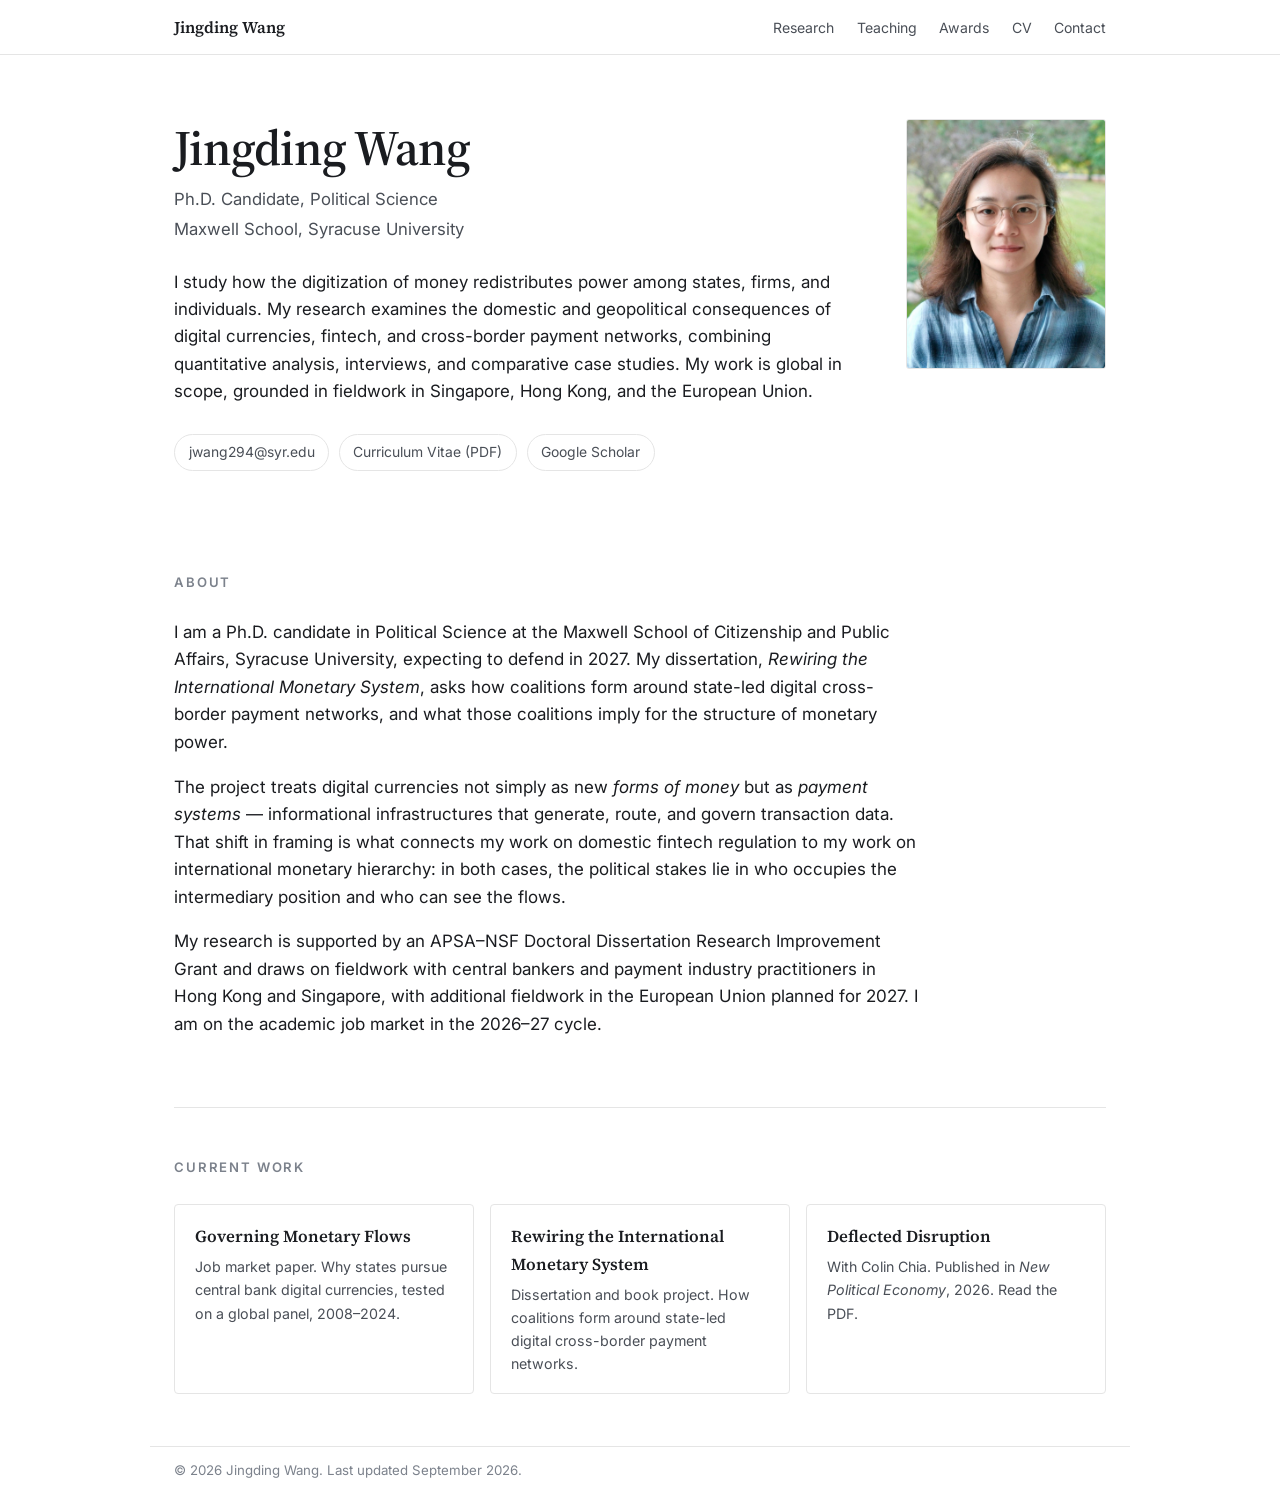
<file: index.html>
<!doctype html>
<html lang="en">
<head>
<meta charset="utf-8">
<meta name="viewport" content="width=device-width, initial-scale=1">
<title>Jingding Wang | Political Science, Syracuse University</title>
<meta name="description" content="Jingding Wang — Ph.D. candidate in Political Science at Syracuse University, studying the political economy of digital money, central bank digital currencies, and cross-border payment networks.">

<!-- Open Graph: controls how the link previews when it is shared or emailed. -->
<meta property="og:title" content="Jingding Wang">
<meta property="og:description" content="Jingding Wang — Ph.D. candidate in Political Science at Syracuse University, studying the political economy of digital money, central bank digital currencies, and cross-border payment networks.">
<meta property="og:type" content="website">

<link rel="preconnect" href="https://fonts.googleapis.com">
<link rel="preconnect" href="https://fonts.gstatic.com" crossorigin>
<link rel="stylesheet" href="https://fonts.googleapis.com/css2?family=Inter:wght@400;500;600&family=Source+Serif+4:opsz,wght@8..60,400;8..60,600&display=swap">
<link rel="stylesheet" href="style.css">

<script type="application/ld+json">
{
  "@context": "https://schema.org",
  "@type": "Person",
  "name": "Jingding Wang",
  "givenName": "Jingding",
  "familyName": "Wang",
  "url": "https://jingdingw.github.io/",
  "jobTitle": "Ph.D. Candidate in Political Science",
  "affiliation": {
    "@type": "CollegeOrUniversity",
    "name": "Maxwell School of Citizenship and Public Affairs, Syracuse University",
    "url": "https://www.maxwell.syr.edu/"
  },
  "alumniOf": [
    {"@type": "CollegeOrUniversity", "name": "Rutgers, The State University of New Jersey"},
    {"@type": "CollegeOrUniversity", "name": "Yunnan University"}
  ],
  "knowsAbout": [
    "International Political Economy",
    "Central Bank Digital Currencies",
    "Cross-Border Payment Networks",
    "Fintech",
    "Monetary Power"
  ],
  "sameAs": [
    "https://scholar.google.com/citations?user=R_CDEx8AAAAJ",
    "https://www.maxwell.syr.edu/academics/political-science/people/students/jingding-wang"
  ]
}
</script>

</head>
<body>

<!-- The nav is duplicated verbatim on every page. If you change one,
     change all six. -->
<nav class="nav">
  <div class="nav-inner">
    <a class="nav-name" href="index.html">Jingding Wang</a>
    <div class="nav-links">
      <a href="research.html">Research</a>
      <a href="teaching.html">Teaching</a>
      <a href="awards.html">Awards</a>
      <a href="cv.html">CV</a>
      <a href="contact.html">Contact</a>
    </div>
  </div>
</nav>

<main class="wrap" id="top">

  <!-- ============ HERO ============ -->
  <header class="hero">
    <div class="hero-grid">
      <div>
        <h1>Jingding Wang</h1>
        <p class="role">Ph.D. Candidate, Political Science</p>
        <p class="affil">Maxwell School, Syracuse University</p>

        <p class="lede">
          I study how the digitization of money redistributes power among states, firms, and
          individuals. My research examines the domestic and geopolitical consequences of digital
          currencies, fintech, and cross-border payment networks, combining quantitative analysis,
          interviews, and comparative case studies. My work is global in scope, grounded in
          fieldwork in Singapore, Hong Kong, and the European Union.
        </p>

        <ul class="links">
          <li><a href="mailto:jwang294@syr.edu">jwang294@syr.edu</a></li>
          <li><a href="files/Wang_CV.pdf?v=2026-10-15">Curriculum Vitae (PDF)</a></li>
          <li><a href="https://scholar.google.com/citations?user=R_CDEx8AAAAJ&amp;hl=en">Google Scholar</a></li>
        </ul>
      </div>

      <!-- Drop a headshot at files/photo.jpg and it appears here automatically.
           Until then the initials placeholder shows instead. -->
      <div class="portrait">
        <span>JW</span>
        <img src="files/photo.jpg" alt="Jingding Wang" onerror="this.remove()">
      </div>
    </div>
  </header>

  <!-- ============ ABOUT ============ -->
  <section id="about">
    <h2>About</h2>
    <p>
      I am a Ph.D. candidate in Political Science at the Maxwell School of Citizenship and Public
      Affairs, Syracuse University, expecting to defend in 2027. My dissertation,
      <em>Rewiring the International Monetary System</em>, asks how coalitions form around
      state-led digital cross-border payment networks, and what those coalitions imply for the
      structure of monetary power.
    </p>
    <p>
      The project treats digital currencies not simply as new <em>forms of money</em> but as
      <em>payment systems</em> &mdash; informational infrastructures that generate, route, and govern
      transaction data. That shift in framing is what connects my work on domestic fintech
      regulation to my work on international monetary hierarchy: in both cases, the political stakes
      lie in who occupies the intermediary position and who can see the flows.
    </p>
    <p>
      My research is supported by an APSA&ndash;NSF Doctoral Dissertation Research Improvement Grant and
      draws on fieldwork with central bankers and payment industry practitioners in Hong Kong and
      Singapore, with additional fieldwork in the European Union planned for 2027. I am on the
      academic job market in the 2026&ndash;27 cycle.
    </p>
  </section>

  <!-- ============ CURRENT WORK TEASERS ============ -->
  <section id="current">
    <h2>Current Work</h2>
    <ul class="cards">
      <li>
        <a href="research.html">
          <p class="card-title">Governing Monetary Flows</p>
          <p class="card-note">
            Job market paper. Why states pursue central bank digital currencies, tested on a
            global panel, 2008&ndash;2024.
          </p>
        </a>
      </li>
      <li>
        <a href="research.html">
          <p class="card-title">Rewiring the International Monetary System</p>
          <p class="card-note">
            Dissertation and book project. How coalitions form around state-led digital
            cross-border payment networks.
          </p>
        </a>
      </li>
      <li>
        <a href="files/Chia_Wang_Deflected_Disruption.pdf">
          <p class="card-title">Deflected Disruption</p>
          <p class="card-note">
            With Colin Chia. Published in <em>New Political Economy</em>, 2026. Read the PDF.
          </p>
        </a>
      </li>
    </ul>
  </section>

</main>

<footer class="wrap">
  <p>&copy; 2026 Jingding Wang. Last updated September 2026.</p>
</footer>

</body>
</html>
</file>
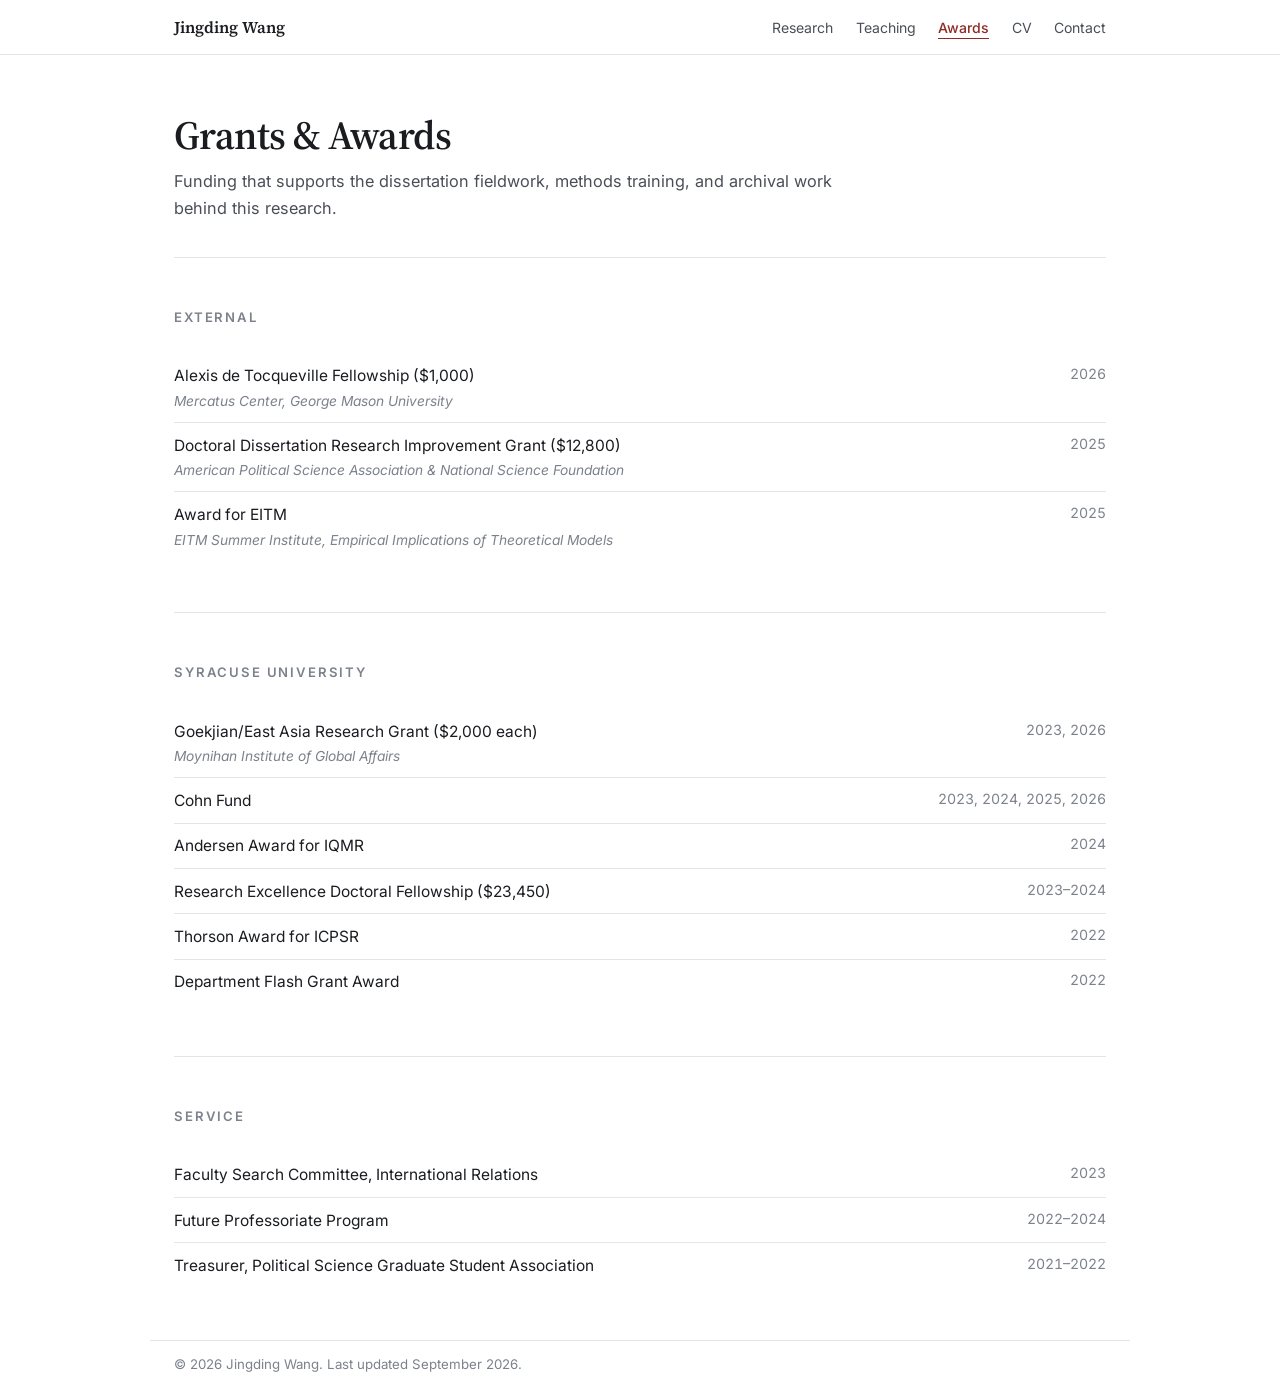
<file: awards.html>
<!doctype html>
<html lang="en">
<head>
<meta charset="utf-8">
<meta name="viewport" content="width=device-width, initial-scale=1">
<title>Grants &amp; Awards &middot; Jingding Wang</title>
<meta name="description" content="External and internal research grants, fellowships, awards, and professional service.">

<!-- Open Graph: controls how the link previews when it is shared or emailed. -->
<meta property="og:title" content="Grants &amp; Awards &middot; Jingding Wang">
<meta property="og:description" content="External and internal research grants, fellowships, awards, and professional service.">
<meta property="og:type" content="website">

<link rel="preconnect" href="https://fonts.googleapis.com">
<link rel="preconnect" href="https://fonts.gstatic.com" crossorigin>
<link rel="stylesheet" href="https://fonts.googleapis.com/css2?family=Inter:wght@400;500;600&family=Source+Serif+4:opsz,wght@8..60,400;8..60,600&display=swap">
<link rel="stylesheet" href="style.css">
</head>
<body>

<!-- The nav is duplicated verbatim on every page. If you change one,
     change all six. -->
<nav class="nav">
  <div class="nav-inner">
    <a class="nav-name" href="index.html">Jingding Wang</a>
    <div class="nav-links">
      <a href="research.html">Research</a>
      <a href="teaching.html">Teaching</a>
      <a href="awards.html" aria-current="page">Awards</a>
      <a href="cv.html">CV</a>
      <a href="contact.html">Contact</a>
    </div>
  </div>
</nav>

<main class="wrap" id="top">

  <header class="page-head">
    <h1>Grants &amp; Awards</h1>
    <p>
      Funding that supports the dissertation fieldwork, methods training, and archival work
      behind this research.
    </p>
  </header>

  <section>
    <h2>External</h2>
    <ul class="rows">
      <li><span>Alexis de Tocqueville Fellowship ($1,000)<br><span class="org">Mercatus Center, George Mason University</span></span><span class="when">2026</span></li>
      <li><span>Doctoral Dissertation Research Improvement Grant ($12,800)<br><span class="org">American Political Science Association &amp; National Science Foundation</span></span><span class="when">2025</span></li>
      <li><span>Award for EITM<br><span class="org">EITM Summer Institute, Empirical Implications of Theoretical Models</span></span><span class="when">2025</span></li>
    </ul>
  </section>

  <section>
    <h2>Syracuse University</h2>
    <ul class="rows">
      <li><span>Goekjian/East Asia Research Grant ($2,000 each)<br><span class="org">Moynihan Institute of Global Affairs</span></span><span class="when">2023, 2026</span></li>
      <li><span>Cohn Fund</span><span class="when">2023, 2024, 2025, 2026</span></li>
      <li><span>Andersen Award for IQMR</span><span class="when">2024</span></li>
      <li><span>Research Excellence Doctoral Fellowship ($23,450)</span><span class="when">2023&ndash;2024</span></li>
      <li><span>Thorson Award for ICPSR</span><span class="when">2022</span></li>
      <li><span>Department Flash Grant Award</span><span class="when">2022</span></li>
    </ul>
  </section>

  <section>
    <h2>Service</h2>
    <ul class="rows">
      <li><span>Faculty Search Committee, International Relations</span><span class="when">2023</span></li>
      <li><span>Future Professoriate Program</span><span class="when">2022&ndash;2024</span></li>
      <li><span>Treasurer, Political Science Graduate Student Association</span><span class="when">2021&ndash;2022</span></li>
    </ul>
  </section>

</main>

<footer class="wrap">
  <p>&copy; 2026 Jingding Wang. Last updated September 2026.</p>
</footer>

</body>
</html>
</file>
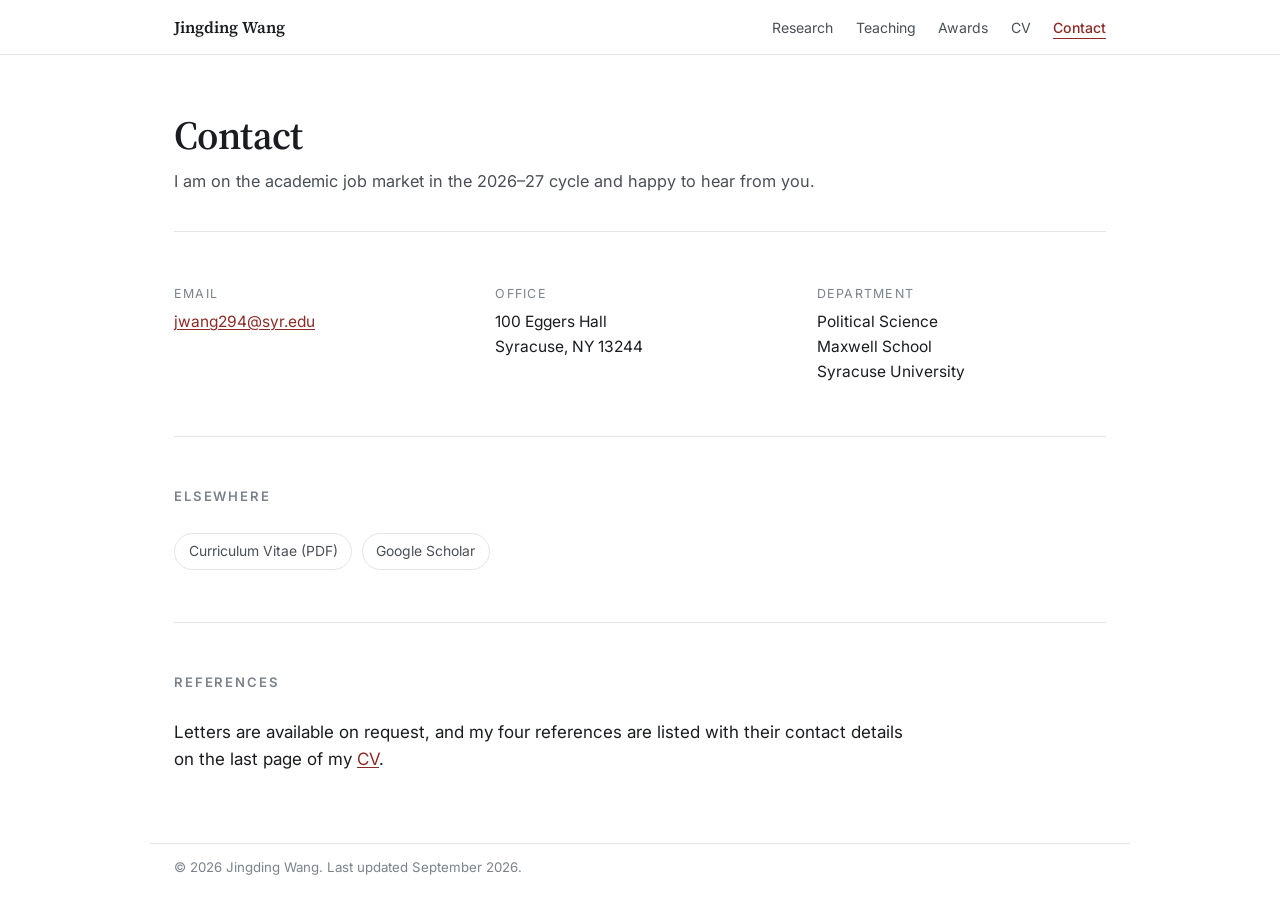
<file: contact.html>
<!doctype html>
<html lang="en">
<head>
<meta charset="utf-8">
<meta name="viewport" content="width=device-width, initial-scale=1">
<title>Contact &middot; Jingding Wang</title>
<meta name="description" content="How to reach Jingding Wang at the Department of Political Science, Maxwell School, Syracuse University.">

<!-- Open Graph: controls how the link previews when it is shared or emailed. -->
<meta property="og:title" content="Contact &middot; Jingding Wang">
<meta property="og:description" content="How to reach Jingding Wang at the Department of Political Science, Maxwell School, Syracuse University.">
<meta property="og:type" content="website">

<link rel="preconnect" href="https://fonts.googleapis.com">
<link rel="preconnect" href="https://fonts.gstatic.com" crossorigin>
<link rel="stylesheet" href="https://fonts.googleapis.com/css2?family=Inter:wght@400;500;600&family=Source+Serif+4:opsz,wght@8..60,400;8..60,600&display=swap">
<link rel="stylesheet" href="style.css">
</head>
<body>

<!-- The nav is duplicated verbatim on every page. If you change one,
     change all six. -->
<nav class="nav">
  <div class="nav-inner">
    <a class="nav-name" href="index.html">Jingding Wang</a>
    <div class="nav-links">
      <a href="research.html">Research</a>
      <a href="teaching.html">Teaching</a>
      <a href="awards.html">Awards</a>
      <a href="cv.html">CV</a>
      <a href="contact.html" aria-current="page">Contact</a>
    </div>
  </div>
</nav>

<main class="wrap" id="top">

  <header class="page-head">
    <h1>Contact</h1>
    <p>I am on the academic job market in the 2026&ndash;27 cycle and happy to hear from you.</p>
  </header>

  <section>
    <div class="contact-grid">
      <div>
        <p class="label">Email</p>
        <p><a href="mailto:jwang294@syr.edu">jwang294@syr.edu</a></p>
      </div>
      <div>
        <p class="label">Office</p>
        <p>100 Eggers Hall<br>Syracuse, NY 13244</p>
      </div>
      <div>
        <p class="label">Department</p>
        <p>Political Science<br>Maxwell School<br>Syracuse University</p>
      </div>
    </div>
  </section>

  <section>
    <h2>Elsewhere</h2>
    <ul class="links">
      <li><a href="files/Wang_CV.pdf?v=2026-10-15">Curriculum Vitae (PDF)</a></li>
      <li><a href="https://scholar.google.com/citations?user=R_CDEx8AAAAJ&amp;hl=en">Google Scholar</a></li>
    </ul>
  </section>

  <section>
    <h2>References</h2>
    <p>
      Letters are available on request, and my four references are listed with their
      contact details on the last page of my
      <a href="files/Wang_CV.pdf?v=2026-10-15">CV</a>.
    </p>
  </section>

</main>

<footer class="wrap">
  <p>&copy; 2026 Jingding Wang. Last updated September 2026.</p>
</footer>

</body>
</html>
</file>
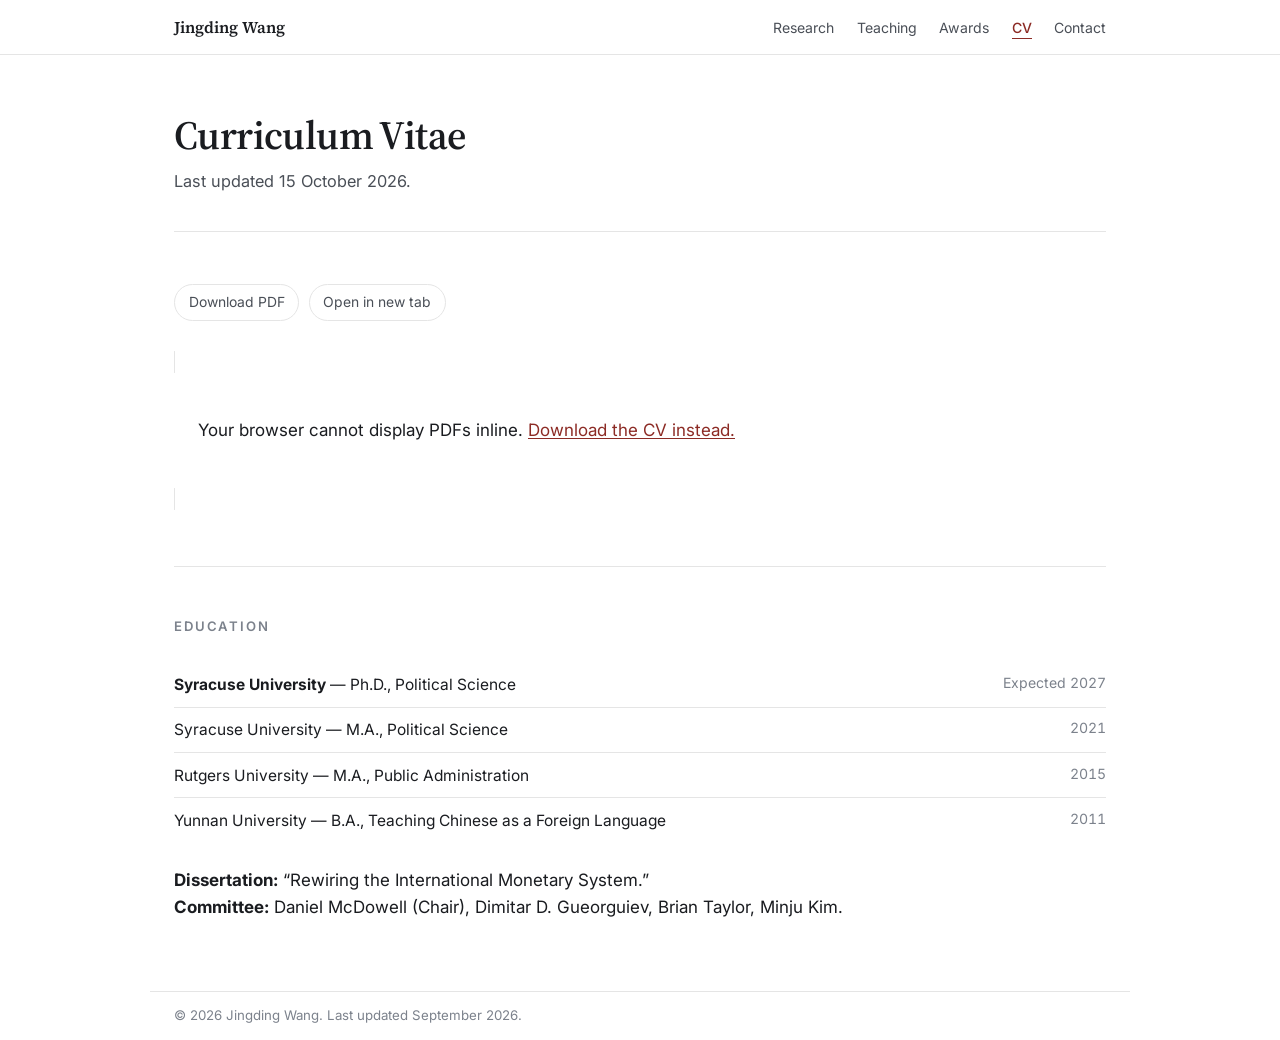
<file: cv.html>
<!doctype html>
<html lang="en">
<head>
<meta charset="utf-8">
<meta name="viewport" content="width=device-width, initial-scale=1">
<title>CV &middot; Jingding Wang</title>
<meta name="description" content="Curriculum vitae of Jingding Wang, Ph.D. candidate in Political Science, Syracuse University.">

<!-- Open Graph: controls how the link previews when it is shared or emailed. -->
<meta property="og:title" content="CV &middot; Jingding Wang">
<meta property="og:description" content="Curriculum vitae of Jingding Wang, Ph.D. candidate in Political Science, Syracuse University.">
<meta property="og:type" content="website">

<link rel="preconnect" href="https://fonts.googleapis.com">
<link rel="preconnect" href="https://fonts.gstatic.com" crossorigin>
<link rel="stylesheet" href="https://fonts.googleapis.com/css2?family=Inter:wght@400;500;600&family=Source+Serif+4:opsz,wght@8..60,400;8..60,600&display=swap">
<link rel="stylesheet" href="style.css">
</head>
<body>

<!-- The nav is duplicated verbatim on every page. If you change one,
     change all six. -->
<nav class="nav">
  <div class="nav-inner">
    <a class="nav-name" href="index.html">Jingding Wang</a>
    <div class="nav-links">
      <a href="research.html">Research</a>
      <a href="teaching.html">Teaching</a>
      <a href="awards.html">Awards</a>
      <a href="cv.html" aria-current="page">CV</a>
      <a href="contact.html">Contact</a>
    </div>
  </div>
</nav>

<main class="wrap" id="top">

  <header class="page-head">
    <h1>Curriculum Vitae</h1>
    <p>Last updated 15 October 2026.</p>
  </header>

  <section>
    <ul class="links" style="margin-bottom:1.75rem">
      <li><a href="files/Wang_CV.pdf?v=2026-10-15" download>Download PDF</a></li>
      <li><a href="files/Wang_CV.pdf?v=2026-10-15" target="_blank" rel="noopener">Open in new tab</a></li>
    </ul>

    <!-- Embedded so visitors can read it in place. Phones and a few desktop
         browsers refuse to render PDFs inline, which is why the download
         links sit above the frame rather than below it. -->
    <object class="pdf-frame" data="files/Wang_CV.pdf?v=2026-10-15" type="application/pdf">
      <p style="padding:1.5rem">
        Your browser cannot display PDFs inline.
        <a href="files/Wang_CV.pdf?v=2026-10-15">Download the CV instead.</a>
      </p>
    </object>
  </section>

  <section>
    <h2>Education</h2>
    <ul class="rows">
      <li><span><strong>Syracuse University</strong> &mdash; Ph.D., Political Science</span><span class="when">Expected 2027</span></li>
      <li><span>Syracuse University &mdash; M.A., Political Science</span><span class="when">2021</span></li>
      <li><span>Rutgers University &mdash; M.A., Public Administration</span><span class="when">2015</span></li>
      <li><span>Yunnan University &mdash; B.A., Teaching Chinese as a Foreign Language</span><span class="when">2011</span></li>
    </ul>
    <p style="margin-top:1.5rem">
      <strong>Dissertation:</strong> &ldquo;Rewiring the International Monetary System.&rdquo;<br>
      <strong>Committee:</strong> Daniel McDowell (Chair), Dimitar D. Gueorguiev, Brian Taylor, Minju Kim.
    </p>
  </section>

</main>

<footer class="wrap">
  <p>&copy; 2026 Jingding Wang. Last updated September 2026.</p>
</footer>

</body>
</html>
</file>
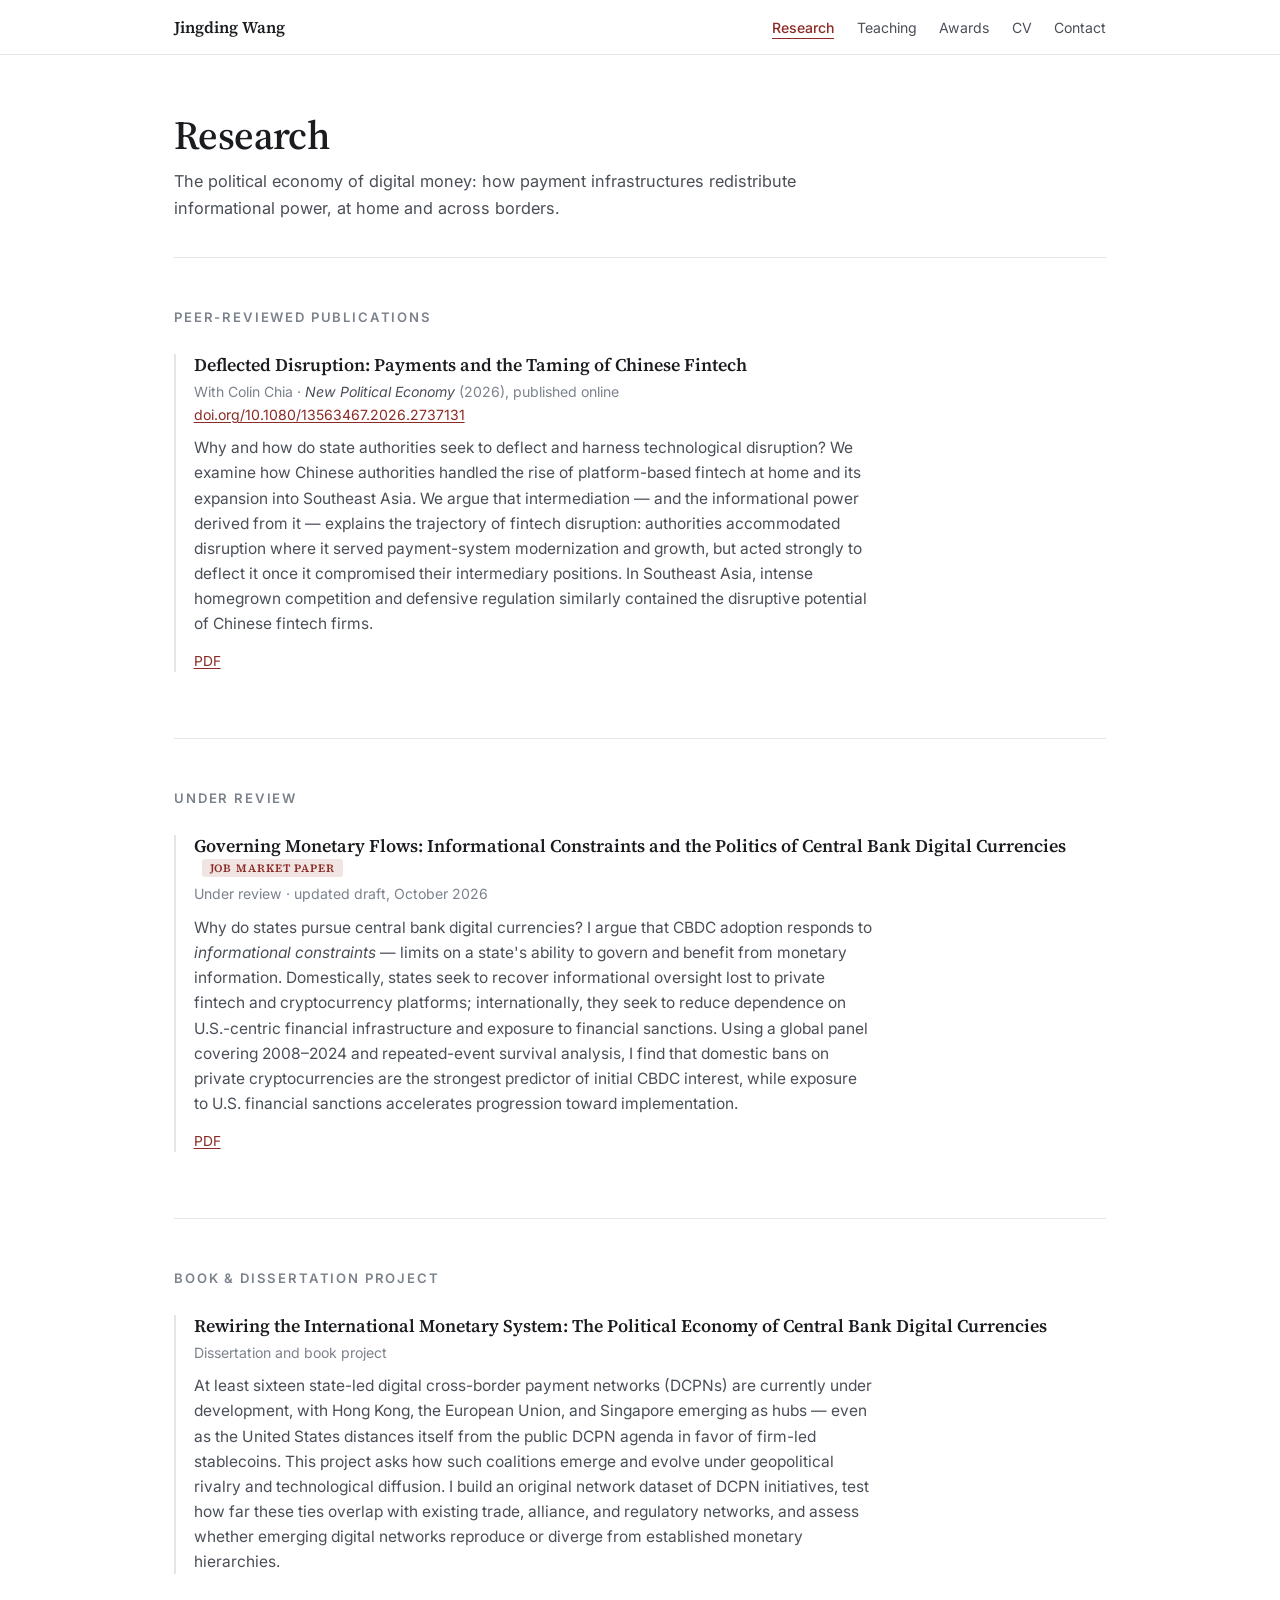
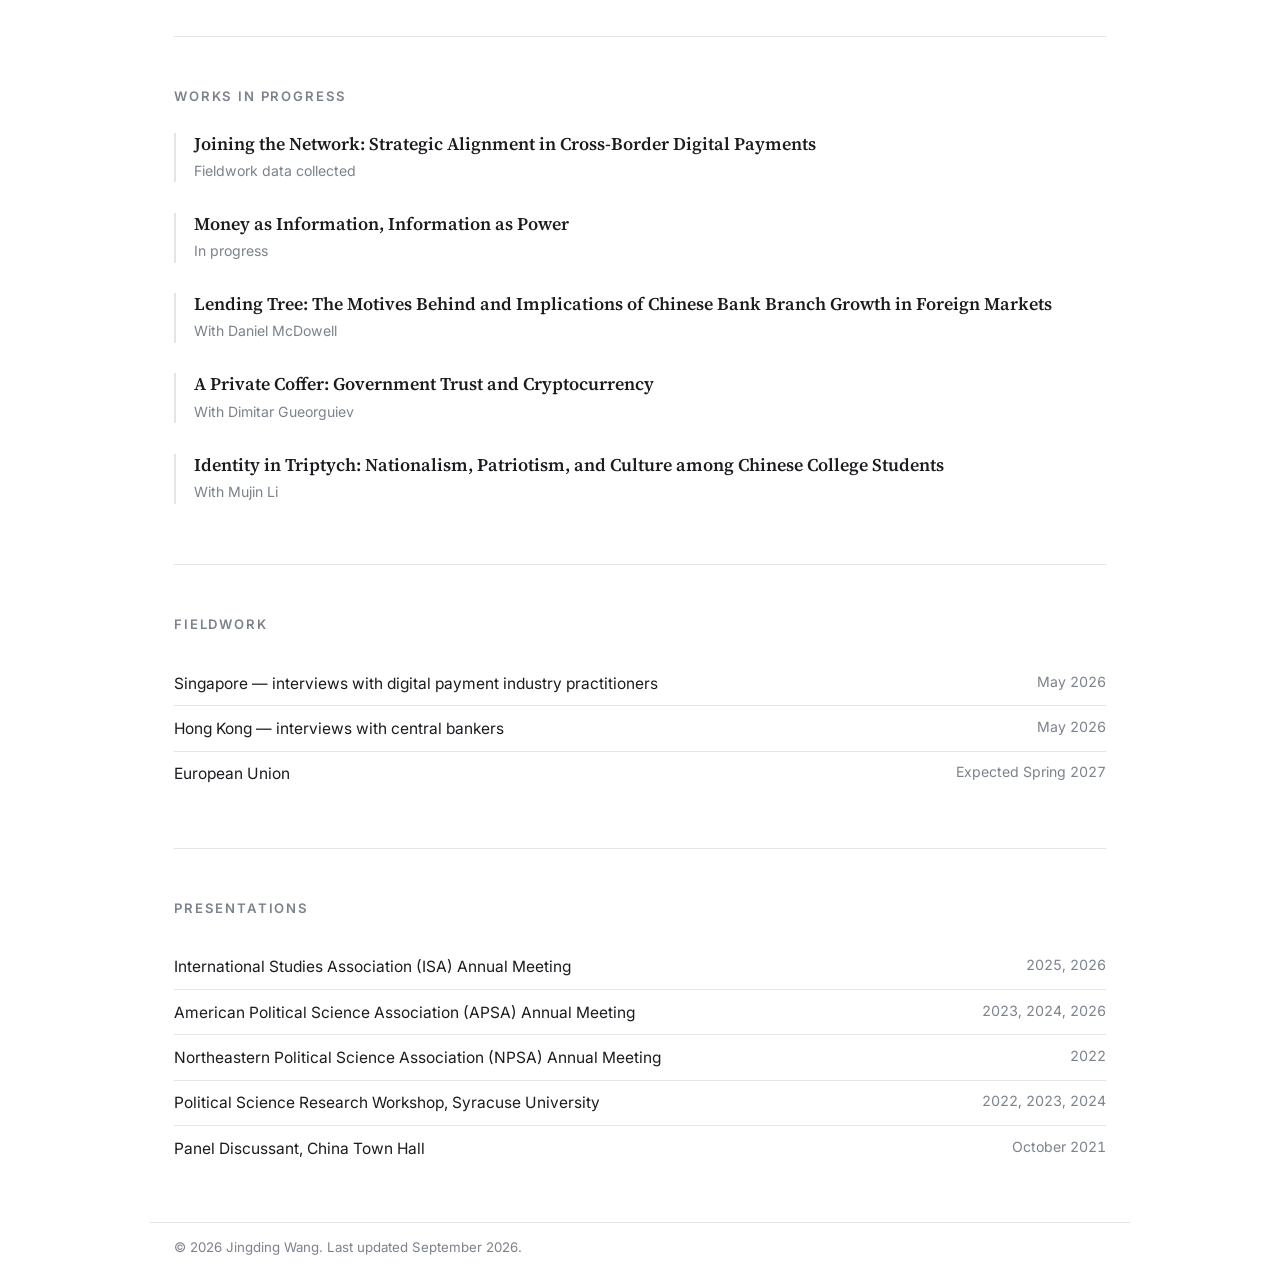
<file: research.html>
<!doctype html>
<html lang="en">
<head>
<meta charset="utf-8">
<meta name="viewport" content="width=device-width, initial-scale=1">
<title>Research &middot; Jingding Wang</title>
<meta name="description" content="Publications, job market paper, dissertation project, works in progress, and fieldwork.">

<!-- Open Graph: controls how the link previews when it is shared or emailed. -->
<meta property="og:title" content="Research &middot; Jingding Wang">
<meta property="og:description" content="Publications, job market paper, dissertation project, works in progress, and fieldwork.">
<meta property="og:type" content="website">

<link rel="preconnect" href="https://fonts.googleapis.com">
<link rel="preconnect" href="https://fonts.gstatic.com" crossorigin>
<link rel="stylesheet" href="https://fonts.googleapis.com/css2?family=Inter:wght@400;500;600&family=Source+Serif+4:opsz,wght@8..60,400;8..60,600&display=swap">
<link rel="stylesheet" href="style.css">
</head>
<body>

<!-- The nav is duplicated verbatim on every page. If you change one,
     change all six. -->
<nav class="nav">
  <div class="nav-inner">
    <a class="nav-name" href="index.html">Jingding Wang</a>
    <div class="nav-links">
      <a href="research.html" aria-current="page">Research</a>
      <a href="teaching.html">Teaching</a>
      <a href="awards.html">Awards</a>
      <a href="cv.html">CV</a>
      <a href="contact.html">Contact</a>
    </div>
  </div>
</nav>

<main class="wrap" id="top">

  <header class="page-head">
    <h1>Research</h1>
    <p>
      The political economy of digital money: how payment infrastructures redistribute
      informational power, at home and across borders.
    </p>
  </header>

  <!-- ============ PUBLICATIONS ============ -->
  <section>
    <h2>Peer-Reviewed Publications</h2>

    <article class="entry">
      <h3>Deflected Disruption: Payments and the Taming of Chinese Fintech</h3>
      <p class="meta">
        With Colin Chia &middot; <em>New Political Economy</em> (2026), published online<br>
        <a href="https://doi.org/10.1080/13563467.2026.2737131">doi.org/10.1080/13563467.2026.2737131</a>
      </p>
      <p class="abstract">
        Why and how do state authorities seek to deflect and harness technological disruption?
        We examine how Chinese authorities handled the rise of platform-based fintech at home and
        its expansion into Southeast Asia. We argue that intermediation &mdash; and the informational
        power derived from it &mdash; explains the trajectory of fintech disruption: authorities
        accommodated disruption where it served payment-system modernization and growth, but acted
        strongly to deflect it once it compromised their intermediary positions. In Southeast Asia,
        intense homegrown competition and defensive regulation similarly contained the disruptive
        potential of Chinese fintech firms.
      </p>
      <p class="actions">
        <a href="files/Chia_Wang_Deflected_Disruption.pdf">PDF</a>
      </p>
    </article>
  </section>

  <!-- ============ UNDER REVIEW ============ -->
  <section>
    <h2>Under Review</h2>

    <article class="entry">
      <h3>
        Governing Monetary Flows: Informational Constraints and the Politics of Central Bank
        Digital Currencies
        <span class="tag">Job Market Paper</span>
      </h3>
      <p class="meta">Under review &middot; updated draft, October 2026</p>
      <p class="abstract">
        Why do states pursue central bank digital currencies? I argue that CBDC adoption responds
        to <em>informational constraints</em> &mdash; limits on a state's ability to govern and benefit
        from monetary information. Domestically, states seek to recover informational oversight
        lost to private fintech and cryptocurrency platforms; internationally, they seek to reduce
        dependence on U.S.-centric financial infrastructure and exposure to financial sanctions.
        Using a global panel covering 2008&ndash;2024 and repeated-event survival analysis, I find that
        domestic bans on private cryptocurrencies are the strongest predictor of initial CBDC
        interest, while exposure to U.S. financial sanctions accelerates progression toward
        implementation.
      </p>
      <p class="actions">
        <a href="files/Wang_Governing_Monetary_Flows.pdf?v=2026-10-15">PDF</a>
      </p>
    </article>
  </section>

  <!-- ============ DISSERTATION ============ -->
  <section>
    <h2>Book &amp; Dissertation Project</h2>

    <article class="entry">
      <h3>Rewiring the International Monetary System: The Political Economy of Central Bank Digital Currencies</h3>
      <p class="meta">Dissertation and book project</p>
      <p class="abstract">
        At least sixteen state-led digital cross-border payment networks (DCPNs) are currently
        under development, with Hong Kong, the European Union, and Singapore emerging as hubs &mdash;
        even as the United States distances itself from the public DCPN agenda in favor of
        firm-led stablecoins. This project asks how such coalitions emerge and evolve under
        geopolitical rivalry and technological diffusion. I build an original network dataset of
        DCPN initiatives, test how far these ties overlap with existing trade, alliance, and
        regulatory networks, and assess whether emerging digital networks reproduce or diverge
        from established monetary hierarchies.
      </p>
    </article>
  </section>

  <!-- ============ WORKS IN PROGRESS ============ -->
  <section>
    <h2>Works in Progress</h2>

    <article class="entry">
      <h3>Joining the Network: Strategic Alignment in Cross-Border Digital Payments</h3>
      <p class="meta">Fieldwork data collected</p>
    </article>

    <article class="entry">
      <h3>Money as Information, Information as Power</h3>
      <p class="meta">In progress</p>
    </article>

    <article class="entry">
      <h3>Lending Tree: The Motives Behind and Implications of Chinese Bank Branch Growth in Foreign Markets</h3>
      <p class="meta">With Daniel McDowell</p>
    </article>

    <article class="entry">
      <h3>A Private Coffer: Government Trust and Cryptocurrency</h3>
      <p class="meta">With Dimitar Gueorguiev</p>
    </article>

    <article class="entry">
      <h3>Identity in Triptych: Nationalism, Patriotism, and Culture among Chinese College Students</h3>
      <p class="meta">With Mujin Li</p>
    </article>
  </section>

  <!-- ============ FIELDWORK ============ -->
  <section>
    <h2>Fieldwork</h2>
    <ul class="rows">
      <li><span>Singapore &mdash; interviews with digital payment industry practitioners</span><span class="when">May 2026</span></li>
      <li><span>Hong Kong &mdash; interviews with central bankers</span><span class="when">May 2026</span></li>
      <li><span>European Union</span><span class="when">Expected Spring 2027</span></li>
    </ul>
  </section>

  <!-- ============ PRESENTATIONS ============ -->
  <section>
    <h2>Presentations</h2>
    <ul class="rows">
      <li><span>International Studies Association (ISA) Annual Meeting</span><span class="when">2025, 2026</span></li>
      <li><span>American Political Science Association (APSA) Annual Meeting</span><span class="when">2023, 2024, 2026</span></li>
      <li><span>Northeastern Political Science Association (NPSA) Annual Meeting</span><span class="when">2022</span></li>
      <li><span>Political Science Research Workshop, Syracuse University</span><span class="when">2022, 2023, 2024</span></li>
      <li><span>Panel Discussant, China Town Hall</span><span class="when">October 2021</span></li>
    </ul>
  </section>

</main>

<footer class="wrap">
  <p>&copy; 2026 Jingding Wang. Last updated September 2026.</p>
</footer>

</body>
</html>
</file>
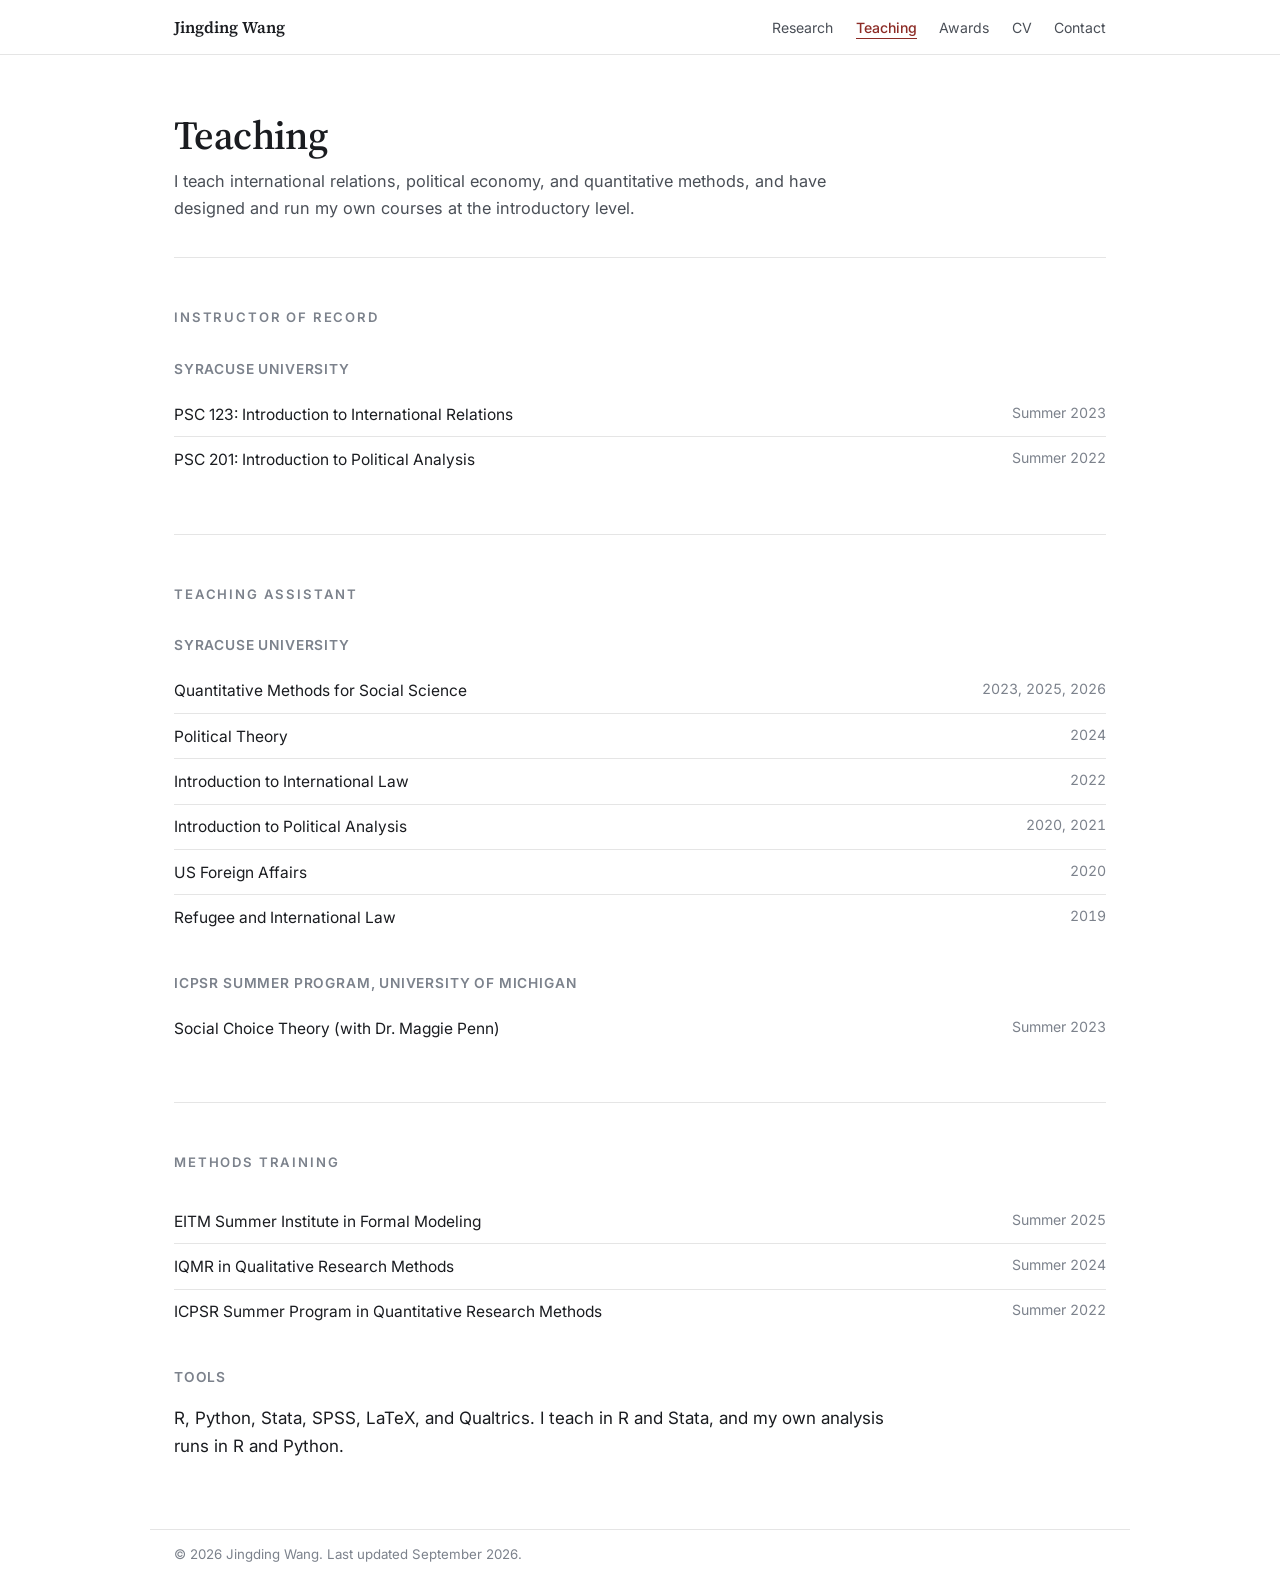
<file: teaching.html>
<!doctype html>
<html lang="en">
<head>
<meta charset="utf-8">
<meta name="viewport" content="width=device-width, initial-scale=1">
<title>Teaching &middot; Jingding Wang</title>
<meta name="description" content="Courses taught as instructor of record and teaching assistant at Syracuse University and the ICPSR Summer Program.">

<!-- Open Graph: controls how the link previews when it is shared or emailed. -->
<meta property="og:title" content="Teaching &middot; Jingding Wang">
<meta property="og:description" content="Courses taught as instructor of record and teaching assistant at Syracuse University and the ICPSR Summer Program.">
<meta property="og:type" content="website">

<link rel="preconnect" href="https://fonts.googleapis.com">
<link rel="preconnect" href="https://fonts.gstatic.com" crossorigin>
<link rel="stylesheet" href="https://fonts.googleapis.com/css2?family=Inter:wght@400;500;600&family=Source+Serif+4:opsz,wght@8..60,400;8..60,600&display=swap">
<link rel="stylesheet" href="style.css">
</head>
<body>

<!-- The nav is duplicated verbatim on every page. If you change one,
     change all six. -->
<nav class="nav">
  <div class="nav-inner">
    <a class="nav-name" href="index.html">Jingding Wang</a>
    <div class="nav-links">
      <a href="research.html">Research</a>
      <a href="teaching.html" aria-current="page">Teaching</a>
      <a href="awards.html">Awards</a>
      <a href="cv.html">CV</a>
      <a href="contact.html">Contact</a>
    </div>
  </div>
</nav>

<main class="wrap" id="top">

  <header class="page-head">
    <h1>Teaching</h1>
    <p>
      I teach international relations, political economy, and quantitative methods, and have
      designed and run my own courses at the introductory level.
    </p>
  </header>

  <section>
    <h2>Instructor of Record</h2>
    <p class="sub">Syracuse University</p>
    <ul class="rows">
      <li><span>PSC 123: Introduction to International Relations</span><span class="when">Summer 2023</span></li>
      <li><span>PSC 201: Introduction to Political Analysis</span><span class="when">Summer 2022</span></li>
    </ul>
  </section>

  <section>
    <h2>Teaching Assistant</h2>

    <p class="sub">Syracuse University</p>
    <ul class="rows">
      <li><span>Quantitative Methods for Social Science</span><span class="when">2023, 2025, 2026</span></li>
      <li><span>Political Theory</span><span class="when">2024</span></li>
      <li><span>Introduction to International Law</span><span class="when">2022</span></li>
      <li><span>Introduction to Political Analysis</span><span class="when">2020, 2021</span></li>
      <li><span>US Foreign Affairs</span><span class="when">2020</span></li>
      <li><span>Refugee and International Law</span><span class="when">2019</span></li>
    </ul>

    <p class="sub">ICPSR Summer Program, University of Michigan</p>
    <ul class="rows">
      <li><span>Social Choice Theory (with Dr. Maggie Penn)</span><span class="when">Summer 2023</span></li>
    </ul>
  </section>

  <section>
    <h2>Methods Training</h2>
    <ul class="rows">
      <li><span>EITM Summer Institute in Formal Modeling</span><span class="when">Summer 2025</span></li>
      <li><span>IQMR in Qualitative Research Methods</span><span class="when">Summer 2024</span></li>
      <li><span>ICPSR Summer Program in Quantitative Research Methods</span><span class="when">Summer 2022</span></li>
    </ul>
    <p class="sub">Tools</p>
    <p>
      R, Python, Stata, SPSS, LaTeX, and Qualtrics. I teach in R and Stata, and my own
      analysis runs in R and Python.
    </p>
  </section>

</main>

<footer class="wrap">
  <p>&copy; 2026 Jingding Wang. Last updated September 2026.</p>
</footer>

</body>
</html>
</file>
<file: style.css>
/* ---------------------------------------------------------------
   Jingding Wang — personal research site
   Palette is defined once on :root; the dark block only re-points
   the same tokens so every color has a light definition to fall
   back on.
   --------------------------------------------------------------- */

:root {
  --ink:        #1a1c20;
  --ink-soft:   #4a4f57;
  --ink-faint:  #7c828c;
  --rule:       #e5e5e5;
  --bg:         #ffffff;
  --bg-panel:   #ffffff;
  --accent:     #8c2b25;
  --accent-dim: #b5564e;

  --serif: "Source Serif 4", Charter, Georgia, "Times New Roman", serif;
  --sans:  "Inter", -apple-system, BlinkMacSystemFont, "Segoe UI", Helvetica, Arial, sans-serif;

  --measure: 68ch;
  --page:    980px;
}

@media (prefers-color-scheme: dark) {
  :root:not([data-theme="light"]) {
    --ink:        #e8e6e1;
    --ink-soft:   #b0aca5;
    --ink-faint:  #85817a;
    --rule:       #34363a;
    --bg:         #16171a;
    --bg-panel:   #1d1f23;
    --accent:     #e08a80;
    --accent-dim: #c26f66;
  }
}

:root[data-theme="dark"] {
  --ink:        #e8e6e1;
  --ink-soft:   #b0aca5;
  --ink-faint:  #85817a;
  --rule:       #34363a;
  --bg:         #16171a;
  --bg-panel:   #1d1f23;
  --accent:     #e08a80;
  --accent-dim: #c26f66;
}

* { box-sizing: border-box; }

html { scroll-behavior: smooth; scroll-padding-top: 5rem; }

body {
  margin: 0;
  background: var(--bg);
  color: var(--ink);
  font-family: var(--sans);
  font-size: 17px;
  line-height: 1.62;
  -webkit-font-smoothing: antialiased;
}

img { max-width: 100%; }

a {
  color: var(--accent);
  text-decoration-thickness: 1px;
  text-underline-offset: 2px;
}
a:hover { color: var(--accent-dim); }

/* ---------- layout ---------- */

.wrap {
  max-width: var(--page);
  margin: 0 auto;
  padding: 0 1.5rem;
}

section { padding: 3.25rem 0; border-top: 1px solid var(--rule); }
section:first-of-type { border-top: none; }

h1, h2, h3 { font-family: var(--serif); font-weight: 600; line-height: 1.2; }

h2 {
  font-size: 0.82rem;
  letter-spacing: 0.14em;
  text-transform: uppercase;
  font-family: var(--sans);
  font-weight: 600;
  color: var(--ink-faint);
  margin: 0 0 1.75rem;
}

h3 { font-size: 1.12rem; margin: 0 0 0.35rem; }

p { max-width: var(--measure); }

/* ---------- nav ---------- */

.nav {
  position: sticky;
  top: 0;
  z-index: 10;
  background: color-mix(in srgb, var(--bg) 88%, transparent);
  backdrop-filter: blur(10px);
  border-bottom: 1px solid var(--rule);
}

.nav-inner {
  max-width: var(--page);
  margin: 0 auto;
  padding: 0.85rem 1.5rem;
  display: flex;
  align-items: baseline;
  justify-content: space-between;
  gap: 1.5rem;
  flex-wrap: wrap;
}

.nav-name {
  font-family: var(--serif);
  font-size: 1.02rem;
  font-weight: 600;
  color: var(--ink);
  text-decoration: none;
  white-space: nowrap;
}

.nav-links {
  display: flex;
  gap: 1.4rem;
  font-size: 0.88rem;
  flex-wrap: wrap;
}

.nav-links a {
  color: var(--ink-soft);
  text-decoration: none;
}
.nav-links a:hover { color: var(--accent); }

/* ---------- hero ---------- */

.hero { padding: 4rem 0 3.25rem; }

.hero-grid {
  display: grid;
  grid-template-columns: 1fr 200px;
  gap: 3rem;
  align-items: start;
}

.hero h1 {
  font-size: clamp(2.2rem, 5vw, 3.1rem);
  margin: 0 0 0.5rem;
  letter-spacing: -0.015em;
}

.hero .role {
  font-size: 1.05rem;
  color: var(--ink-soft);
  margin: 0 0 0.15rem;
}

.hero .affil {
  font-size: 1.05rem;
  color: var(--ink-soft);
  margin: 0 0 1.6rem;
}

.hero .lede {
  font-size: 1.06rem;
  margin: 0 0 1.75rem;
}

/* Portrait: the <img> sits on top of the initials block, so if the
   file is missing the initials show through instead of a broken icon. */
.portrait {
  position: relative;
  width: 200px;
  aspect-ratio: 4 / 5;
  border-radius: 3px;
  overflow: hidden;
  background: var(--bg-panel);
  border: 1px solid var(--rule);
  display: grid;
  place-items: center;
}

.portrait span {
  font-family: var(--serif);
  font-size: 2.6rem;
  color: var(--ink-faint);
  letter-spacing: 0.06em;
}

.portrait img {
  position: absolute;
  inset: 0;
  width: 100%;
  height: 100%;
  object-fit: cover;
}

/* ---------- link row ---------- */

.links {
  display: flex;
  flex-wrap: wrap;
  gap: 0.6rem;
  padding: 0;
  margin: 0;
  list-style: none;
}

.links a {
  display: inline-block;
  padding: 0.4rem 0.85rem;
  border: 1px solid var(--rule);
  border-radius: 999px;
  font-size: 0.87rem;
  color: var(--ink-soft);
  text-decoration: none;
  background: var(--bg-panel);
  transition: border-color 0.15s, color 0.15s;
}

.links a:hover { border-color: var(--accent); color: var(--accent); }

/* ---------- research entries ---------- */

.entry {
  margin: 0 0 1.9rem;
  padding-left: 1.1rem;
  border-left: 2px solid var(--rule);
}
.entry:last-child { margin-bottom: 0; }

.entry .meta {
  font-size: 0.88rem;
  color: var(--ink-faint);
  margin: 0 0 0.55rem;
}

.entry .meta em { color: var(--ink-soft); }

.entry .abstract {
  font-size: 0.97rem;
  color: var(--ink-soft);
  margin: 0 0 0.6rem;
}

.entry .actions {
  display: flex;
  gap: 1rem;
  font-size: 0.86rem;
  flex-wrap: wrap;
}

.tag {
  display: inline-block;
  font-size: 0.7rem;
  letter-spacing: 0.08em;
  text-transform: uppercase;
  font-weight: 600;
  padding: 0.15rem 0.5rem;
  border-radius: 3px;
  background: color-mix(in srgb, var(--accent) 12%, transparent);
  color: var(--accent);
  vertical-align: 0.15em;
  margin-left: 0.5rem;
}

/* ---------- simple two-column rows (teaching, awards) ---------- */

.rows { margin: 0; padding: 0; list-style: none; }

.rows li {
  display: flex;
  justify-content: space-between;
  gap: 2rem;
  padding: 0.6rem 0;
  border-bottom: 1px solid var(--rule);
  font-size: 0.97rem;
}
.rows li:last-child { border-bottom: none; }

.rows .when {
  color: var(--ink-faint);
  font-size: 0.88rem;
  white-space: nowrap;
  font-variant-numeric: tabular-nums;
}

.sub {
  font-size: 0.86rem;
  letter-spacing: 0.06em;
  text-transform: uppercase;
  color: var(--ink-faint);
  font-weight: 600;
  margin: 2rem 0 0.75rem;
}
.sub:first-child { margin-top: 0; }

/* ---------- contact ---------- */

.contact-grid {
  display: grid;
  grid-template-columns: repeat(auto-fit, minmax(220px, 1fr));
  gap: 2rem;
}

.contact-grid p { margin: 0; font-size: 0.97rem; }

.contact-grid .label {
  font-size: 0.78rem;
  letter-spacing: 0.1em;
  text-transform: uppercase;
  color: var(--ink-faint);
  margin-bottom: 0.3rem;
}

footer {
  border-top: 1px solid var(--rule);
  padding: 2rem 0 3rem;
  font-size: 0.83rem;
  color: var(--ink-faint);
}

/* ---------- responsive ---------- */

@media (max-width: 720px) {
  .hero-grid { grid-template-columns: 1fr; gap: 2rem; }
  .portrait { width: 150px; }
  .hero { padding: 2.5rem 0 2rem; }
  .rows li { flex-direction: column; gap: 0.15rem; }
  section { padding: 2.5rem 0; }
}

/* On a phone the nav name plus five links wraps to two tall rows; tightening
   the links keeps the whole bar on one line beside the name. */
@media (max-width: 480px) {
  .nav-inner { padding: 0.7rem 1.25rem; gap: 0.5rem; }
  .nav-name { font-size: 0.95rem; }
  .nav-links { gap: 0.85rem; font-size: 0.8rem; }
}

/* ===============================================================
   Multi-page additions
   =============================================================== */

/* Current page in the nav gets the accent + a rule under it. */
.nav-links a[aria-current="page"] {
  color: var(--accent);
  font-weight: 500;
  box-shadow: inset 0 -1px 0 0 var(--accent);
}

/* Subpage banner: title plus one orienting sentence. Stands in for the
   hero, so it carries the same top spacing. */
.page-head {
  padding: 3.5rem 0 2.25rem;
  border-bottom: 1px solid var(--rule);
}

.page-head h1 {
  font-size: clamp(1.9rem, 4vw, 2.5rem);
  margin: 0 0 0.6rem;
  letter-spacing: -0.015em;
}

.page-head p {
  margin: 0;
  color: var(--ink-soft);
  font-size: 1.02rem;
}

/* On subpages the first section sits under .page-head, which already
   draws a rule — a second one doubles it up. */
.page-head + section { border-top: none; }

/* Homepage teaser cards linking through to the full pages. */
.cards {
  display: grid;
  grid-template-columns: repeat(auto-fit, minmax(230px, 1fr));
  gap: 1rem;
  margin: 0;
  padding: 0;
  list-style: none;
}

.cards a {
  display: block;
  height: 100%;
  padding: 1.15rem 1.25rem;
  border: 1px solid var(--rule);
  border-radius: 4px;
  background: var(--bg-panel);
  text-decoration: none;
  transition: border-color 0.15s, transform 0.15s;
}

.cards a:hover { border-color: var(--accent); transform: translateY(-2px); }

.cards .card-title {
  font-family: var(--serif);
  font-size: 1.05rem;
  font-weight: 600;
  color: var(--ink);
  margin: 0 0 0.3rem;
}

.cards .card-note {
  font-size: 0.89rem;
  color: var(--ink-soft);
  margin: 0;
  max-width: none;
}

/* CV page: the PDF is embedded so visitors can read it without a
   download, with the download link kept above it for anyone whose
   browser refuses to render PDFs inline (most phones). */
.pdf-frame {
  width: 100%;
  height: 78vh;
  min-height: 480px;
  border: 1px solid var(--rule);
  border-radius: 4px;
  background: var(--bg-panel);
}

@media (max-width: 720px) {
  .page-head { padding: 2.25rem 0 1.75rem; }
  .pdf-frame { height: 60vh; min-height: 360px; }
}

/* Awarding institution under a grant title. Unlike .when it must wrap —
   "Moynihan Institute of Global Affairs" would otherwise push the page
   sideways on a phone. */
.rows .org {
  display: block;
  font-size: 0.86rem;
  color: var(--ink-faint);
  font-style: italic;
  margin-top: 0.1rem;
}
</file>
